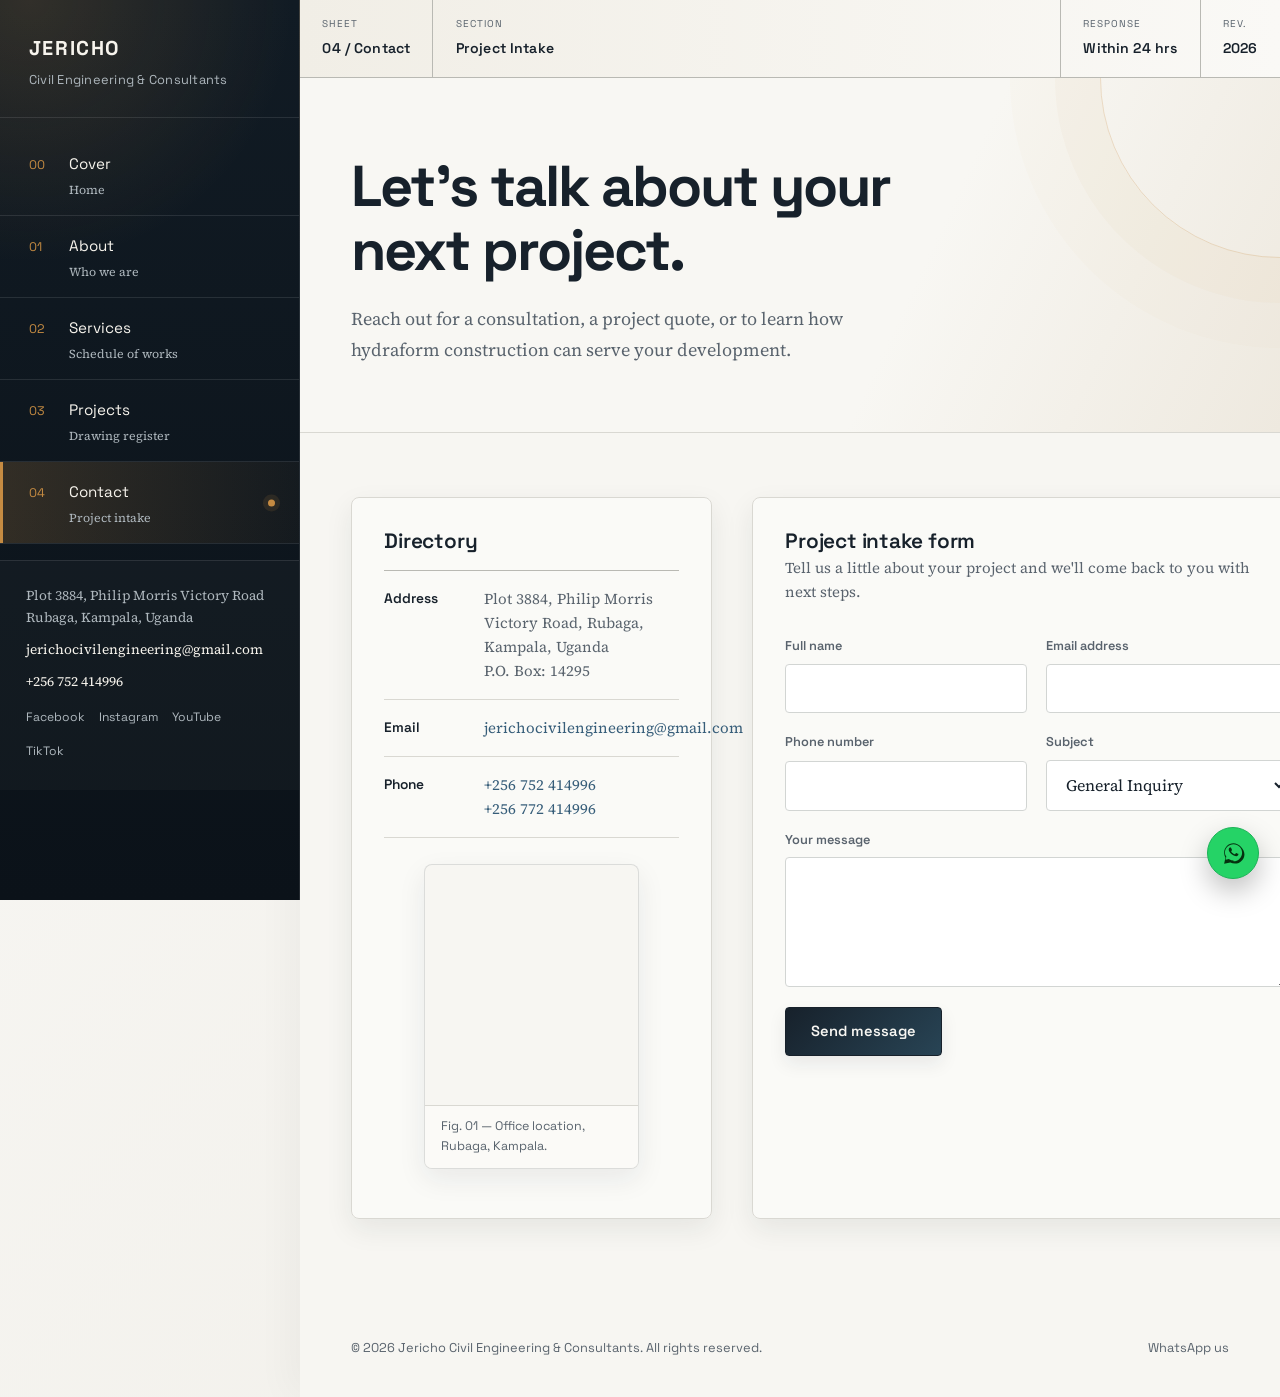
<file: contact.html>
<!DOCTYPE html>
<html lang="en">
<head>
<meta charset="UTF-8">
<meta name="viewport" content="width=device-width, initial-scale=1.0">
<title>Contact Us | Jericho Civil Engineering &amp; Consultants</title>
<meta name="description" content="Contact Jericho Civil Engineering &amp; Consultants in Rubaga, Kampala for a consultation, project quote, or hydraform construction enquiry.">
<link rel="preconnect" href="https://fonts.googleapis.com">
<link rel="preconnect" href="https://fonts.gstatic.com" crossorigin>
<link href="https://fonts.googleapis.com/css2?family=Space+Grotesk:wght@500;600;700&family=Source+Serif+4:opsz,wght@8..60,400;8..60,600&display=swap" rel="stylesheet">
<link rel="stylesheet" href="styles.css">
</head>
<body>
<div class="app-shell">

  <aside class="rail" id="rail">
    <div class="rail-bar">
      <span class="rail-bar-brand"><span class="mark">JERICHO</span> CIVIL ENGINEERING</span>
      <button class="drawer-toggle" id="drawer-toggle" aria-label="Toggle menu" aria-expanded="false" aria-controls="rail"><span></span></button>
    </div>
    <div class="rail-brand">
      <span class="mark">JERICHO</span>
      <span class="sub">Civil Engineering &amp; Consultants</span>
    </div>
    <nav aria-label="Drawing set">
      <ul class="sheet-index">
        <li><a href="index.html"><span class="code">00</span><span><span class="name">Cover</span><span class="desc">Home</span></span></a></li>
        <li><a href="about.html"><span class="code">01</span><span><span class="name">About</span><span class="desc">Who we are</span></span></a></li>
        <li><a href="services.html"><span class="code">02</span><span><span class="name">Services</span><span class="desc">Schedule of works</span></span></a></li>
        <li><a href="projects.html"><span class="code">03</span><span><span class="name">Projects</span><span class="desc">Drawing register</span></span></a></li>
        <li><a href="contact.html" aria-current="page"><span class="code">04</span><span><span class="name">Contact</span><span class="desc">Project intake</span></span></a></li>
      </ul>
    </nav>
    <div class="rail-contact">
      <span>Plot 3884, Philip Morris Victory Road<br>Rubaga, Kampala, Uganda</span>
      <a href="mailto:jerichocivilengineering@gmail.com">jerichocivilengineering@gmail.com</a>
      <a href="tel:+256752414996">+256 752 414996</a>
      <div class="rail-social">
        <a href="https://facebook.com/jerichocivilengineers">Facebook</a>
        <a href="https://instagram.com/jerichocivilengineers">Instagram</a>
        <a href="https://youtube.com/@jerichocivilengineers">YouTube</a>
        <a href="https://tiktok.com/@jerichocivilengineers">TikTok</a>
      </div>
    </div>
  </aside>

  <div class="sheet-canvas">

    <div class="titleblock">
      <div class="tb-cell"><span class="tb-label">Sheet</span><span class="tb-value">04 / Contact</span></div>
      <div class="tb-cell"><span class="tb-label">Section</span><span class="tb-value">Project Intake</span></div>
      <div class="tb-cell"><span class="tb-label">Response</span><span class="tb-value">Within 24 hrs</span></div>
      <div class="tb-cell"><span class="tb-label">Rev.</span><span class="tb-value">2026</span></div>
    </div>

    <section class="cover">
      <h1>Let's talk about your next project.</h1>
      <p class="lede">Reach out for a consultation, a project quote, or to learn how hydraform construction can serve your development.</p>
    </section>

    <section class="block" style="border-bottom:none;">
      <div class="contact-columns">

        <div class="contact-left">
          <h2 style="font-size:1.3rem; margin-bottom:0.6rem;">Directory</h2>
          <dl class="directory">
            <div class="row"><dt>Address</dt><dd>Plot 3884, Philip Morris Victory Road, Rubaga, Kampala, Uganda<br>P.O. Box: 14295</dd></div>
            <div class="row"><dt>Email</dt><dd><a href="mailto:jerichocivilengineering@gmail.com">jerichocivilengineering@gmail.com</a></dd></div>
            <div class="row"><dt>Phone</dt><dd><a href="tel:+256752414996">+256 752 414996</a><br><a href="tel:+256772414996">+256 772 414996</a></dd></div>
          </dl>
          <figure class="plate map-plate">
            <iframe src="https://www.google.com/maps/embed?pb=!1m18!1m12!1m3!1d15959.049443588975!2d32.551608!3d0.301292!2m3!1f0!2f0!3f0!3m2!1i1024!2i768!4f13.1!3m3!1m2!1s0x177dbce31f5f24f5%3A0x6bba8cdec6e8a05c!2sRubaga%2C%20Kampala%2C%20Uganda!5e0!3m2!1sen!2sus!4v1700000000000!5m2!1sen!2sus" loading="lazy" referrerpolicy="no-referrer-when-downgrade" title="Map showing Jericho Civil Engineering office in Rubaga, Kampala"></iframe>
            <figcaption>Fig. 01 — Office location, Rubaga, Kampala.</figcaption>
          </figure>
        </div>

        <div class="contact-right">
          <h2 style="font-size:1.3rem; margin-bottom:0.2rem;">Project intake form</h2>
          <p style="color:var(--ink-soft); font-size:0.94rem;">Tell us a little about your project and we'll come back to you with next steps.</p>
          <form id="contact-form" class="intake-form" novalidate>
            <div class="form-row two">
              <div class="field-group">
                <label for="name">Full name</label>
                <input type="text" id="name" name="name" autocomplete="name" required>
              </div>
              <div class="field-group">
                <label for="email">Email address</label>
                <input type="email" id="email" name="email" autocomplete="email" required>
              </div>
            </div>
            <div class="form-row two">
              <div class="field-group">
                <label for="phone">Phone number</label>
                <input type="tel" id="phone" name="phone" autocomplete="tel">
              </div>
              <div class="field-group">
                <label for="subject">Subject</label>
                <select id="subject" name="subject">
                  <option>General Inquiry</option>
                  <option>Request a Consultation</option>
                  <option>Discuss a Project</option>
                  <option>Other</option>
                </select>
              </div>
            </div>
            <div class="field-group">
              <label for="message">Your message</label>
              <textarea id="message" name="message" required></textarea>
            </div>
            <button type="submit" class="btn btn-primary">Send message</button>
          </form>
          <div class="form-success" id="form-success">
            <strong>Message sent!</strong>
            Thank you for reaching out. We have received your message and will get back to you shortly.
          </div>
        </div>

      </div>
    </section>

    <div class="sheet-footer">
      <span>&copy; 2026 Jericho Civil Engineering &amp; Consultants. All rights reserved.</span>
      <a href="https://wa.me/256752414996">WhatsApp us</a>
    </div>

  </div>
</div>

<a class="whatsapp-fab" href="https://wa.me/256752414996" aria-label="Chat with us on WhatsApp" target="_blank" rel="noopener">
  <svg viewBox="0 0 32 32" fill="currentColor" aria-hidden="true"><path d="M16 3C9.4 3 4 8.4 4 15c0 2.3.6 4.4 1.7 6.3L4 29l7.9-1.6c1.8.9 3.9 1.5 6.1 1.5 6.6 0 12-5.4 12-12S22.6 3 16 3zm0 21.8c-2 0-3.9-.5-5.5-1.5l-.4-.2-4.2.9.9-4.1-.3-.4C5.5 17.9 5 16.5 5 15c0-6 4.9-11 11-11s11 4.9 11 11-4.9 11-11 11zm5.9-8.2c-.3-.2-1.9-1-2.2-1.1-.3-.1-.5-.2-.7.2-.2.3-.8 1.1-1 1.3-.2.2-.4.2-.7.1-.3-.2-1.3-.5-2.5-1.6-.9-.8-1.5-1.8-1.7-2.1-.2-.3 0-.5.1-.6.1-.1.3-.4.5-.5.2-.2.2-.3.3-.5.1-.2 0-.4 0-.6-.1-.2-.7-1.7-1-2.3-.2-.6-.5-.5-.7-.5h-.6c-.2 0-.5.1-.8.4-.3.3-1 1-1 2.4s1.1 2.8 1.2 3c.1.2 2.1 3.3 5.2 4.5.7.3 1.3.5 1.7.6.7.2 1.4.2 1.9.1.6-.1 1.9-.8 2.1-1.5.3-.7.3-1.4.2-1.5-.1-.1-.3-.2-.6-.4z"/></svg>
</a>

<script src="script.js"></script>
</body>
</html>
</file>
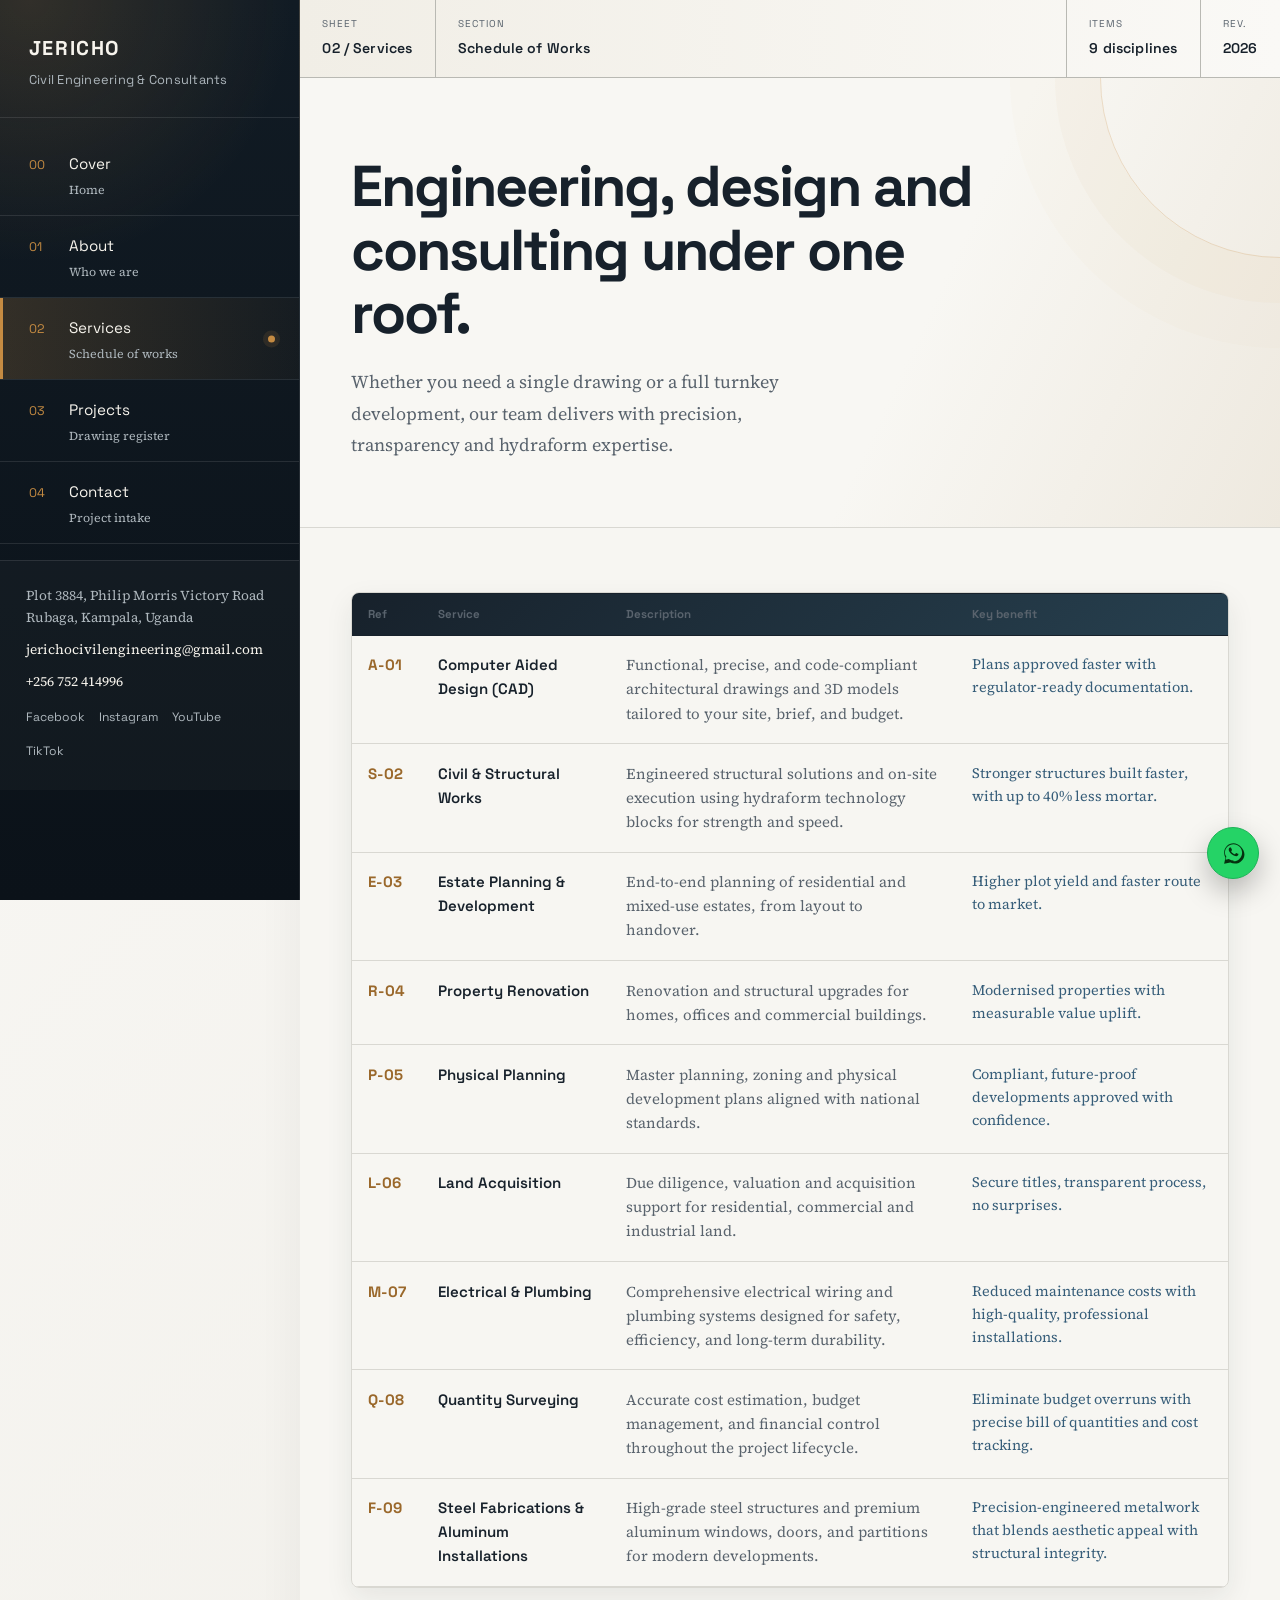
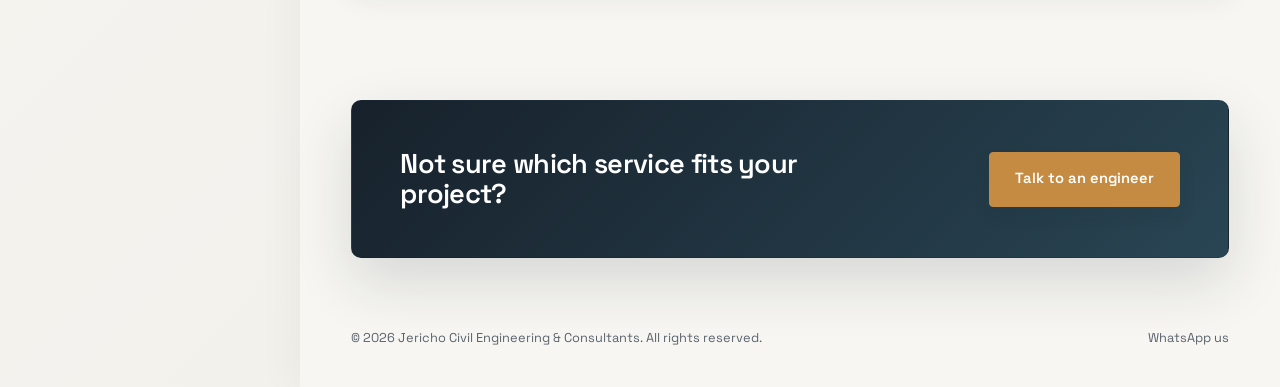
<file: services.html>
<!DOCTYPE html>
<html lang="en">
<head>
<meta charset="UTF-8">
<meta name="viewport" content="width=device-width, initial-scale=1.0">
<title>Services | Jericho Civil Engineering &amp; Consultants</title>
<meta name="description" content="CAD design, civil &amp; structural works, estate planning, renovation, electrical &amp; plumbing, quantity surveying and steel &amp; aluminum works.">
<link rel="preconnect" href="https://fonts.googleapis.com">
<link rel="preconnect" href="https://fonts.gstatic.com" crossorigin>
<link href="https://fonts.googleapis.com/css2?family=Space+Grotesk:wght@500;600;700&family=Source+Serif+4:opsz,wght@8..60,400;8..60,600&display=swap" rel="stylesheet">
<link rel="stylesheet" href="styles.css">
</head>
<body>
<div class="app-shell">

  <aside class="rail" id="rail">
    <div class="rail-bar">
      <span class="rail-bar-brand"><span class="mark">JERICHO</span> CIVIL ENGINEERING</span>
      <button class="drawer-toggle" id="drawer-toggle" aria-label="Toggle menu" aria-expanded="false" aria-controls="rail"><span></span></button>
    </div>
    <div class="rail-brand">
      <span class="mark">JERICHO</span>
      <span class="sub">Civil Engineering &amp; Consultants</span>
    </div>
    <nav aria-label="Drawing set">
      <ul class="sheet-index">
        <li><a href="index.html"><span class="code">00</span><span><span class="name">Cover</span><span class="desc">Home</span></span></a></li>
        <li><a href="about.html"><span class="code">01</span><span><span class="name">About</span><span class="desc">Who we are</span></span></a></li>
        <li><a href="services.html" aria-current="page"><span class="code">02</span><span><span class="name">Services</span><span class="desc">Schedule of works</span></span></a></li>
        <li><a href="projects.html"><span class="code">03</span><span><span class="name">Projects</span><span class="desc">Drawing register</span></span></a></li>
        <li><a href="contact.html"><span class="code">04</span><span><span class="name">Contact</span><span class="desc">Project intake</span></span></a></li>
      </ul>
    </nav>
    <div class="rail-contact">
      <span>Plot 3884, Philip Morris Victory Road<br>Rubaga, Kampala, Uganda</span>
      <a href="mailto:jerichocivilengineering@gmail.com">jerichocivilengineering@gmail.com</a>
      <a href="tel:+256752414996">+256 752 414996</a>
      <div class="rail-social">
        <a href="https://facebook.com/jerichocivilengineers">Facebook</a>
        <a href="https://instagram.com/jerichocivilengineers">Instagram</a>
        <a href="https://youtube.com/@jerichocivilengineers">YouTube</a>
        <a href="https://tiktok.com/@jerichocivilengineers">TikTok</a>
      </div>
    </div>
  </aside>

  <div class="sheet-canvas">

    <div class="titleblock">
      <div class="tb-cell"><span class="tb-label">Sheet</span><span class="tb-value">02 / Services</span></div>
      <div class="tb-cell"><span class="tb-label">Section</span><span class="tb-value">Schedule of Works</span></div>
      <div class="tb-cell"><span class="tb-label">Items</span><span class="tb-value">9 disciplines</span></div>
      <div class="tb-cell"><span class="tb-label">Rev.</span><span class="tb-value">2026</span></div>
    </div>

    <section class="cover">
      <h1>Engineering, design and consulting under one roof.</h1>
      <p class="lede">Whether you need a single drawing or a full turnkey development, our team delivers with precision, transparency and hydraform expertise.</p>
    </section>

    <section class="block" style="border-bottom:none;">
      <table class="schedule">
        <thead>
          <tr><th>Ref</th><th>Service</th><th>Description</th><th>Key benefit</th></tr>
        </thead>
        <tbody>
          <tr>
            <td class="ref">A&#8209;01</td>
            <td class="svc-name">Computer Aided Design (CAD)</td>
            <td class="desc-cell">Functional, precise, and code-compliant architectural drawings and 3D models tailored to your site, brief, and budget.</td>
            <td class="benefit-cell">Plans approved faster with regulator-ready documentation.</td>
          </tr>
          <tr>
            <td class="ref">S&#8209;02</td>
            <td class="svc-name">Civil &amp; Structural Works</td>
            <td class="desc-cell">Engineered structural solutions and on-site execution using hydraform technology blocks for strength and speed.</td>
            <td class="benefit-cell">Stronger structures built faster, with up to 40% less mortar.</td>
          </tr>
          <tr>
            <td class="ref">E&#8209;03</td>
            <td class="svc-name">Estate Planning &amp; Development</td>
            <td class="desc-cell">End-to-end planning of residential and mixed-use estates, from layout to handover.</td>
            <td class="benefit-cell">Higher plot yield and faster route to market.</td>
          </tr>
          <tr>
            <td class="ref">R&#8209;04</td>
            <td class="svc-name">Property Renovation</td>
            <td class="desc-cell">Renovation and structural upgrades for homes, offices and commercial buildings.</td>
            <td class="benefit-cell">Modernised properties with measurable value uplift.</td>
          </tr>
          <tr>
            <td class="ref">P&#8209;05</td>
            <td class="svc-name">Physical Planning</td>
            <td class="desc-cell">Master planning, zoning and physical development plans aligned with national standards.</td>
            <td class="benefit-cell">Compliant, future-proof developments approved with confidence.</td>
          </tr>
          <tr>
            <td class="ref">L&#8209;06</td>
            <td class="svc-name">Land Acquisition</td>
            <td class="desc-cell">Due diligence, valuation and acquisition support for residential, commercial and industrial land.</td>
            <td class="benefit-cell">Secure titles, transparent process, no surprises.</td>
          </tr>
          <tr>
            <td class="ref">M&#8209;07</td>
            <td class="svc-name">Electrical &amp; Plumbing</td>
            <td class="desc-cell">Comprehensive electrical wiring and plumbing systems designed for safety, efficiency, and long-term durability.</td>
            <td class="benefit-cell">Reduced maintenance costs with high-quality, professional installations.</td>
          </tr>
          <tr>
            <td class="ref">Q&#8209;08</td>
            <td class="svc-name">Quantity Surveying</td>
            <td class="desc-cell">Accurate cost estimation, budget management, and financial control throughout the project lifecycle.</td>
            <td class="benefit-cell">Eliminate budget overruns with precise bill of quantities and cost tracking.</td>
          </tr>
          <tr>
            <td class="ref">F&#8209;09</td>
            <td class="svc-name">Steel Fabrications &amp; Aluminum Installations</td>
            <td class="desc-cell">High-grade steel structures and premium aluminum windows, doors, and partitions for modern developments.</td>
            <td class="benefit-cell">Precision-engineered metalwork that blends aesthetic appeal with structural integrity.</td>
          </tr>
        </tbody>
      </table>

      <div class="schedule-stack">
        <div class="s-row"><span class="ref">A&#8209;01</span><div class="svc-name">Computer Aided Design (CAD)</div><p>Functional, precise, and code-compliant architectural drawings and 3D models tailored to your site, brief, and budget.</p><div class="benefit">Plans approved faster with regulator-ready documentation.</div></div>
        <div class="s-row"><span class="ref">S&#8209;02</span><div class="svc-name">Civil &amp; Structural Works</div><p>Engineered structural solutions and on-site execution using hydraform technology blocks for strength and speed.</p><div class="benefit">Stronger structures built faster, with up to 40% less mortar.</div></div>
        <div class="s-row"><span class="ref">E&#8209;03</span><div class="svc-name">Estate Planning &amp; Development</div><p>End-to-end planning of residential and mixed-use estates, from layout to handover.</p><div class="benefit">Higher plot yield and faster route to market.</div></div>
        <div class="s-row"><span class="ref">R&#8209;04</span><div class="svc-name">Property Renovation</div><p>Renovation and structural upgrades for homes, offices and commercial buildings.</p><div class="benefit">Modernised properties with measurable value uplift.</div></div>
        <div class="s-row"><span class="ref">P&#8209;05</span><div class="svc-name">Physical Planning</div><p>Master planning, zoning and physical development plans aligned with national standards.</p><div class="benefit">Compliant, future-proof developments approved with confidence.</div></div>
        <div class="s-row"><span class="ref">L&#8209;06</span><div class="svc-name">Land Acquisition</div><p>Due diligence, valuation and acquisition support for residential, commercial and industrial land.</p><div class="benefit">Secure titles, transparent process, no surprises.</div></div>
        <div class="s-row"><span class="ref">M&#8209;07</span><div class="svc-name">Electrical &amp; Plumbing</div><p>Comprehensive electrical wiring and plumbing systems designed for safety, efficiency, and long-term durability.</p><div class="benefit">Reduced maintenance costs with high-quality, professional installations.</div></div>
        <div class="s-row"><span class="ref">Q&#8209;08</span><div class="svc-name">Quantity Surveying</div><p>Accurate cost estimation, budget management, and financial control throughout the project lifecycle.</p><div class="benefit">Eliminate budget overruns with precise bill of quantities and cost tracking.</div></div>
        <div class="s-row"><span class="ref">F&#8209;09</span><div class="svc-name">Steel Fabrications &amp; Aluminum Installations</div><p>High-grade steel structures and premium aluminum windows, doors, and partitions for modern developments.</p><div class="benefit">Precision-engineered metalwork that blends aesthetic appeal with structural integrity.</div></div>
      </div>
    </section>

    <div class="signoff">
      <h2>Not sure which service fits your project?</h2>
      <a class="btn btn-primary" href="contact.html">Talk to an engineer</a>
    </div>

    <div class="sheet-footer">
      <span>&copy; 2026 Jericho Civil Engineering &amp; Consultants. All rights reserved.</span>
      <a href="https://wa.me/256752414996">WhatsApp us</a>
    </div>

  </div>
</div>

<a class="whatsapp-fab" href="https://wa.me/256752414996" aria-label="Chat with us on WhatsApp" target="_blank" rel="noopener">
  <svg viewBox="0 0 32 32" fill="currentColor" aria-hidden="true"><path d="M16 3C9.4 3 4 8.4 4 15c0 2.3.6 4.4 1.7 6.3L4 29l7.9-1.6c1.8.9 3.9 1.5 6.1 1.5 6.6 0 12-5.4 12-12S22.6 3 16 3zm0 21.8c-2 0-3.9-.5-5.5-1.5l-.4-.2-4.2.9.9-4.1-.3-.4C5.5 17.9 5 16.5 5 15c0-6 4.9-11 11-11s11 4.9 11 11-4.9 11-11 11zm5.9-8.2c-.3-.2-1.9-1-2.2-1.1-.3-.1-.5-.2-.7.2-.2.3-.8 1.1-1 1.3-.2.2-.4.2-.7.1-.3-.2-1.3-.5-2.5-1.6-.9-.8-1.5-1.8-1.7-2.1-.2-.3 0-.5.1-.6.1-.1.3-.4.5-.5.2-.2.2-.3.3-.5.1-.2 0-.4 0-.6-.1-.2-.7-1.7-1-2.3-.2-.6-.5-.5-.7-.5h-.6c-.2 0-.5.1-.8.4-.3.3-1 1-1 2.4s1.1 2.8 1.2 3c.1.2 2.1 3.3 5.2 4.5.7.3 1.3.5 1.7.6.7.2 1.4.2 1.9.1.6-.1 1.9-.8 2.1-1.5.3-.7.3-1.4.2-1.5-.1-.1-.3-.2-.6-.4z"/></svg>
</a>

<script src="script.js"></script>
</body>
</html>
</file>
<file: styles.css>
/* ==========================================================================
   Jericho Civil Engineering & Consultants
   Concept: the site is structured like a drawing set — a fixed sidebar
   index of "sheets", each page opening with a title block, services shown
   as a specification schedule, projects as a drawing register.
   ========================================================================== */

:root {
  --rail: #19170f;
  --rail-line: #37332a;
  --rail-text: #e9e6de;
  --rail-text-dim: #a49c85;

  --paper: #f2f0ea;
  --paper-dim: #e8e4da;
  --ink: #201e1a;
  --ink-soft: #514c3e;
  --line: #cdc7b6;
  --line-strong: #a49c85;

  --earth: #a9713b;
  --earth-dark: #85592d;
  --steel: #2b4a6b;

  --font-display: "Space Grotesk", "Helvetica Neue", Arial, sans-serif;
  --font-body: "Source Serif 4", Georgia, "Times New Roman", serif;

  --rail-width: 300px;
  --gutter: clamp(1.25rem, 4vw, 3.4rem);
}

*, *::before, *::after { box-sizing: border-box; }

@media (prefers-reduced-motion: reduce) {
  *, *::before, *::after {
    animation-duration: 0.001ms !important;
    animation-iteration-count: 1 !important;
    transition-duration: 0.001ms !important;
    scroll-behavior: auto !important;
  }
}

html { scroll-behavior: smooth; }

body {
  margin: 0;
  background: var(--paper);
  color: var(--ink);
  font-family: var(--font-body);
  font-size: 17px;
  line-height: 1.6;
  -webkit-font-smoothing: antialiased;
}

img { max-width: 100%; display: block; }
a { color: inherit; text-decoration: none; }

h1, h2, h3, h4 {
  font-family: var(--font-display);
  font-weight: 600;
  line-height: 1.1;
  margin: 0;
  letter-spacing: -0.01em;
}

p { margin: 0 0 1em; max-width: 62ch; }

:focus-visible { outline: 2px solid var(--steel); outline-offset: 3px; }

.visually-hidden {
  position: absolute; width: 1px; height: 1px; overflow: hidden;
  clip: rect(0 0 0 0); white-space: nowrap;
}

/* ---------- shell ---------- */
.app-shell {
  display: grid;
  grid-template-columns: var(--rail-width) 1fr;
  min-height: 100vh;
}

/* ---------- rail (sheet index) ---------- */
.rail {
  background: var(--rail);
  color: var(--rail-text);
  position: sticky;
  top: 0;
  height: 100vh;
  overflow-y: auto;
  display: flex;
  flex-direction: column;
  border-right: 1px solid var(--rail-line);
}

.rail-bar {
  display: none;
}

.rail-brand {
  padding: 1.7rem 1.6rem 1.4rem;
  border-bottom: 1px solid var(--rail-line);
}
.rail-brand .mark {
  font-family: var(--font-display);
  font-weight: 700;
  font-size: 1.05rem;
  letter-spacing: 0.01em;
  color: var(--rail-text);
}
.rail-brand .sub {
  display: block;
  margin-top: 0.35rem;
  font-size: 0.78rem;
  color: var(--rail-text-dim);
  font-family: var(--font-display);
}

.sheet-index {
  list-style: none;
  margin: 0;
  padding: 0.6rem 0;
  flex: 1;
}
.sheet-index li { border-bottom: 1px solid var(--rail-line); }
.sheet-index a {
  display: flex;
  gap: 0.9rem;
  align-items: baseline;
  padding: 0.95rem 1.6rem;
  transition: background 0.15s ease, border-color 0.15s ease;
  border-left: 3px solid transparent;
}
.sheet-index a:hover { background: rgba(233,230,222,0.05); }
.sheet-index a[aria-current="page"] {
  background: rgba(169,113,59,0.14);
  border-left-color: var(--earth);
}
.sheet-index .code {
  font-family: var(--font-display);
  font-size: 0.78rem;
  color: var(--earth);
  flex-shrink: 0;
  width: 1.6rem;
}
.sheet-index .name {
  font-family: var(--font-display);
  font-size: 0.95rem;
  color: var(--rail-text);
}
.sheet-index .desc {
  display: block;
  font-size: 0.76rem;
  color: var(--rail-text-dim);
  margin-top: 0.15rem;
  font-family: var(--font-body);
}

.rail-contact {
  padding: 1.5rem 1.6rem 1.8rem;
  border-top: 1px solid var(--rail-line);
  font-size: 0.85rem;
  color: var(--rail-text-dim);
  display: grid;
  gap: 0.65rem;
}
.rail-contact a { color: var(--rail-text); }
.rail-contact a:hover { color: var(--earth); }
.rail-contact .rail-social {
  display: flex;
  gap: 0.9rem;
  margin-top: 0.3rem;
  flex-wrap: wrap;
}
.rail-contact .rail-social a {
  font-family: var(--font-display);
  font-size: 0.76rem;
  color: var(--rail-text-dim);
}
.rail-contact .rail-social a:hover { color: var(--earth); }

.drawer-toggle {
  display: none;
}

/* ---------- canvas (content column) ---------- */
.sheet-canvas { min-width: 0; }

/* ---------- title block ---------- */
.titleblock {
  display: grid;
  grid-template-columns: auto 1fr auto auto;
  border-bottom: 1px solid var(--ink);
  background: var(--paper-dim);
}
.titleblock .tb-cell {
  padding: 0.85rem 1.4rem;
  border-right: 1px solid var(--line-strong);
}
.titleblock .tb-cell:last-child { border-right: none; }
.titleblock .tb-label {
  display: block;
  font-family: var(--font-display);
  font-size: 0.66rem;
  letter-spacing: 0.03em;
  color: var(--ink-soft);
  margin-bottom: 0.15rem;
}
.titleblock .tb-value {
  font-family: var(--font-display);
  font-size: 0.88rem;
  font-weight: 600;
  color: var(--ink);
}

/* ---------- cover / page intro ---------- */
.cover {
  padding: clamp(2.6rem, 6vw, 5rem) var(--gutter) clamp(2rem, 5vw, 3rem);
  border-bottom: 1px solid var(--line);
}
.cover h1 {
  font-size: clamp(2.1rem, 4.6vw, 3.6rem);
  max-width: 17ch;
}
.cover .lede {
  margin-top: 1.3rem;
  max-width: 55ch;
  font-size: 1.1rem;
  color: var(--ink-soft);
}
.cover-actions {
  margin-top: 2rem;
  display: flex;
  flex-wrap: wrap;
  gap: 1rem;
}

/* ---------- buttons ---------- */
.btn {
  display: inline-block;
  font-family: var(--font-display);
  font-weight: 600;
  font-size: 0.92rem;
  padding: 0.82rem 1.5rem;
  border: 1px solid var(--ink);
  cursor: pointer;
  background: transparent;
  color: var(--ink);
  transition: background 0.15s ease, color 0.15s ease, border-color 0.15s ease;
}
.btn-primary { background: var(--ink); color: var(--paper); }
.btn-primary:hover { background: var(--steel); border-color: var(--steel); }
.btn-outline:hover { background: var(--ink); color: var(--paper); }
.btn-earth { background: var(--earth); color: #fff; border-color: var(--earth); }
.btn-earth:hover { background: var(--earth-dark); border-color: var(--earth-dark); }

/* ---------- generic block padding ---------- */
.block {
  padding: clamp(2.4rem, 6vw, 4rem) var(--gutter);
  border-bottom: 1px solid var(--line);
}
.block-head { max-width: 60ch; margin-bottom: 2rem; }
.block-head h2 { font-size: clamp(1.5rem, 3vw, 2rem); }
.block-head p { margin-top: 0.7rem; color: var(--ink-soft); }

/* ---------- figure plate ---------- */
.plate { border: 1px solid var(--line-strong); background: var(--paper); }
.plate img { width: 100%; object-fit: cover; }
.plate figcaption {
  padding: 0.7rem 1rem;
  font-family: var(--font-display);
  font-size: 0.78rem;
  color: var(--ink-soft);
  border-top: 1px solid var(--line);
}

.figure-with-text {
  display: grid;
  grid-template-columns: 1.05fr 0.95fr;
  gap: clamp(2rem, 5vw, 3.5rem);
  align-items: start;
}
.figure-with-text.reverse .plate { order: 2; }
.figure-with-text .plate img { aspect-ratio: 4/3.3; }
.figure-with-text .text-col h2 { font-size: clamp(1.4rem, 2.8vw, 1.9rem); margin-bottom: 1rem; }
.figure-with-text .text-col p { color: var(--ink-soft); }

/* ---------- field / spec pairs ---------- */
.spec-strip {
  display: grid;
  grid-template-columns: repeat(4, 1fr);
  border-top: 1px solid var(--ink);
  border-bottom: 1px solid var(--ink);
}
.spec-strip .field { padding: 1.1rem 1.4rem; border-right: 1px solid var(--line); }
.spec-strip .field:last-child { border-right: none; }
.field-label {
  display: block;
  font-family: var(--font-display);
  font-size: 0.68rem;
  color: var(--earth-dark);
  margin-bottom: 0.3rem;
}
.field-value {
  font-family: var(--font-display);
  font-size: 0.94rem;
  font-weight: 600;
}

.spec-sheet { border-top: 1px solid var(--line-strong); margin-top: 1.6rem; }
.spec-sheet .row {
  display: grid;
  grid-template-columns: 40% 60%;
  border-bottom: 1px solid var(--line);
}
.spec-sheet dt {
  font-family: var(--font-display);
  font-size: 0.86rem;
  font-weight: 600;
  padding: 0.85rem 1rem 0.85rem 0;
  color: var(--ink);
}
.spec-sheet dd {
  margin: 0;
  padding: 0.85rem 0;
  font-size: 0.94rem;
  color: var(--ink-soft);
}

/* ---------- leader list (values) ---------- */
.leader-list { list-style: none; margin: 1.8rem 0 0; padding: 0; }
.leader-list li {
  display: flex;
  align-items: baseline;
  gap: 0.7rem;
  padding: 1rem 0;
  border-bottom: 1px solid var(--line);
}
.leader-list .term {
  font-family: var(--font-display);
  font-weight: 700;
  font-size: 1.02rem;
  white-space: nowrap;
}
.leader-list .rule {
  flex: 1;
  border-bottom: 1px dotted var(--line-strong);
  height: 0;
  transform: translateY(-0.35em);
}
.leader-list .desc { color: var(--ink-soft); font-size: 0.93rem; max-width: 42ch; }

/* ---------- schedule table (services) ---------- */
.schedule { width: 100%; border-collapse: collapse; }
.schedule thead th {
  text-align: left;
  font-family: var(--font-display);
  font-size: 0.72rem;
  color: var(--ink-soft);
  padding: 0.7rem 1rem;
  border-bottom: 1px solid var(--ink);
  border-top: 1px solid var(--ink);
}
.schedule tbody td {
  padding: 1.1rem 1rem;
  border-bottom: 1px solid var(--line);
  vertical-align: top;
  font-size: 0.94rem;
}
.schedule tbody tr:hover { background: var(--paper-dim); }
.schedule .ref { font-family: var(--font-display); font-weight: 700; color: var(--earth-dark); white-space: nowrap; }
.schedule .svc-name { font-family: var(--font-display); font-weight: 600; }
.schedule .desc-cell { color: var(--ink-soft); }
.schedule .benefit-cell { color: var(--steel); font-size: 0.9rem; }

/* mobile schedule -> stacked rows */
.schedule-stack { display: none; }

/* ---------- filmstrip (featured projects) ---------- */
.filmstrip {
  display: grid;
  grid-template-columns: repeat(3, 1fr);
  gap: 1.5rem;
}
.filmstrip .plate { display: block; }
.filmstrip figcaption .tag {
  display: block;
  font-family: var(--font-display);
  font-size: 0.72rem;
  color: var(--earth-dark);
  margin-bottom: 0.2rem;
}
.filmstrip figcaption .title { font-size: 0.96rem; color: var(--ink); font-weight: 600; }

/* ---------- register (projects page) ---------- */
.register-group { margin-bottom: clamp(2.2rem, 5vw, 3.2rem); }
.register-group-head {
  display: flex;
  align-items: baseline;
  gap: 0.9rem;
  padding: 0.9rem 0;
  border-bottom: 1px solid var(--ink);
  margin-bottom: 0.2rem;
}
.register-group-head h2 { font-size: 1.3rem; }
.status-tag {
  font-family: var(--font-display);
  font-size: 0.7rem;
  font-weight: 700;
  padding: 0.22rem 0.6rem;
  border: 1px solid currentColor;
}
.status-tag.ongoing { color: var(--steel); }
.status-tag.proposed { color: var(--earth-dark); }
.status-tag.completed { color: #3c6b3f; }

.register-row {
  display: grid;
  grid-template-columns: 160px 1fr;
  gap: 1.6rem;
  padding: 1.5rem 0;
  border-bottom: 1px solid var(--line);
}
.register-row .plate img { aspect-ratio: 4/3; }
.register-row .r-head {
  display: flex;
  align-items: baseline;
  gap: 0.8rem;
  flex-wrap: wrap;
  margin-bottom: 0.4rem;
}
.register-row .r-code {
  font-family: var(--font-display);
  font-size: 0.8rem;
  color: var(--earth-dark);
  font-weight: 700;
}
.register-row .r-loc {
  font-family: var(--font-display);
  font-size: 0.78rem;
  color: var(--ink-soft);
}
.register-row h3 { font-size: 1.15rem; margin-bottom: 0.4rem; }
.register-row p { color: var(--ink-soft); font-size: 0.94rem; margin: 0; }

/* ---------- sign-off (CTA) ---------- */
.signoff {
  padding: clamp(2.2rem, 5vw, 3.2rem) var(--gutter);
  border-top: 3px solid var(--earth);
  display: flex;
  align-items: center;
  justify-content: space-between;
  gap: 1.5rem;
  flex-wrap: wrap;
}
.signoff h2 { font-size: clamp(1.3rem, 2.6vw, 1.7rem); max-width: 26ch; }

/* ---------- closing sheet footer ---------- */
.sheet-footer {
  padding: 1.4rem var(--gutter) 2.4rem;
  display: flex;
  align-items: center;
  justify-content: space-between;
  flex-wrap: wrap;
  gap: 0.8rem;
  font-family: var(--font-display);
  font-size: 0.8rem;
  color: var(--ink-soft);
}
.sheet-footer a:hover { color: var(--earth-dark); }

/* ---------- contact page ---------- */
.contact-columns {
  display: grid;
  grid-template-columns: 0.85fr 1.15fr;
  gap: clamp(2rem, 5vw, 3.5rem);
}
.directory { border-top: 1px solid var(--line-strong); }
.directory .row { display: grid; grid-template-columns: 34% 66%; border-bottom: 1px solid var(--line); padding: 1rem 0; }
.directory dt { font-family: var(--font-display); font-size: 0.86rem; font-weight: 600; }
.directory dd { margin: 0; color: var(--ink-soft); font-size: 0.94rem; }
.directory dd a { color: var(--steel); }

.intake-form { margin-top: 2rem; }
.form-row { display: grid; gap: 1.2rem; }
.form-row.two { grid-template-columns: 1fr 1fr; }
.field-group { display: grid; gap: 0.45rem; margin-bottom: 1.2rem; }
.field-group label {
  font-family: var(--font-display);
  font-size: 0.8rem;
  font-weight: 600;
  color: var(--ink-soft);
}
.field-group input,
.field-group select,
.field-group textarea {
  font-family: var(--font-body);
  font-size: 1rem;
  padding: 0.78rem 0.9rem;
  border: 1px solid var(--line-strong);
  background: var(--paper);
  color: var(--ink);
}
.field-group input:focus,
.field-group select:focus,
.field-group textarea:focus { outline: 2px solid var(--steel); outline-offset: 1px; }
.field-group textarea { resize: vertical; min-height: 130px; }

.form-success {
  display: none;
  border: 1px solid #3c6b3f;
  background: #eaf1e9;
  color: #244a26;
  padding: 1.2rem 1.4rem;
  margin-top: 1.2rem;
  font-size: 0.94rem;
}
.form-success.show { display: block; }
.form-success strong { display: block; font-family: var(--font-display); margin-bottom: 0.3rem; }

.map-plate { margin-top: 1.6rem; }
.map-plate iframe { width: 100%; height: 240px; display: block; border: 0; }

.whatsapp-fab {
  position: fixed; right: 1.3rem; bottom: 1.3rem; z-index: 60;
  background: #25D366; color: #05310f;
  width: 52px; height: 52px;
  display: flex; align-items: center; justify-content: center;
  border: 1px solid #1cb257;
  box-shadow: 0 6px 18px rgba(0,0,0,0.25);
}
.whatsapp-fab svg { width: 25px; height: 25px; }

/* ---------- responsive ---------- */
@media (max-width: 1080px) {
  .filmstrip { grid-template-columns: repeat(2, 1fr); }
  .spec-strip { grid-template-columns: repeat(2, 1fr); }
  .spec-strip .field:nth-child(2) { border-right: none; }
}

@media (max-width: 900px) {
  .app-shell { grid-template-columns: 1fr; }
  .rail {
    position: sticky;
    top: 0;
    height: auto;
    flex-direction: row;
    align-items: center;
    justify-content: space-between;
    z-index: 70;
  }
  .rail-bar {
    display: flex;
    align-items: center;
    justify-content: space-between;
    width: 100%;
    padding: 0.9rem 1.2rem;
  }
  .rail-brand, .sheet-index, .rail-contact { display: none; }
  .drawer-toggle {
    display: block;
    background: none;
    border: 1px solid var(--rail-text-dim);
    color: var(--rail-text);
    width: 42px; height: 38px;
    position: relative;
    cursor: pointer;
  }
  .drawer-toggle span, .drawer-toggle span::before, .drawer-toggle span::after {
    content: ""; position: absolute; left: 9px; right: 9px; height: 2px;
    background: var(--rail-text); transition: transform 0.2s ease, opacity 0.2s ease;
  }
  .drawer-toggle span { top: 18px; }
  .drawer-toggle span::before { top: -7px; }
  .drawer-toggle span::after { top: 7px; }
  .drawer-toggle[aria-expanded="true"] span { background: transparent; }
  .drawer-toggle[aria-expanded="true"] span::before { transform: translateY(7px) rotate(45deg); }
  .drawer-toggle[aria-expanded="true"] span::after { transform: translateY(-7px) rotate(-45deg); }

  .rail-bar-brand { font-family: var(--font-display); font-weight: 700; color: var(--rail-text); font-size: 1rem; }
  .rail-bar-brand .mark { color: var(--earth); }

  .rail.drawer-open .rail-brand,
  .rail.drawer-open .sheet-index,
  .rail.drawer-open .rail-contact {
    display: block;
    width: 100%;
  }
  .rail.drawer-open {
    flex-direction: column;
    align-items: stretch;
    max-height: 100vh;
    overflow-y: auto;
  }

  .titleblock { grid-template-columns: 1fr 1fr; }
  .titleblock .tb-cell:nth-child(3) { border-right: none; }
  .titleblock .tb-cell:nth-child(4) { display: none; }

  .figure-with-text, .figure-with-text.reverse { grid-template-columns: 1fr; }
  .figure-with-text .plate { order: -1 !important; }

  .filmstrip { grid-template-columns: 1fr; }
  .spec-strip { grid-template-columns: 1fr 1fr; }
  .spec-sheet .row, .directory .row { grid-template-columns: 1fr; gap: 0.2rem; }

  .schedule { display: none; }
  .schedule-stack { display: block; }
  .schedule-stack .s-row { border-bottom: 1px solid var(--line); padding: 1.2rem 0; }
  .schedule-stack .ref { font-family: var(--font-display); font-weight: 700; color: var(--earth-dark); font-size: 0.8rem; }
  .schedule-stack .svc-name { font-family: var(--font-display); font-weight: 600; font-size: 1.02rem; margin-top: 0.3rem; }
  .schedule-stack p { margin-top: 0.5rem; font-size: 0.92rem; color: var(--ink-soft); }
  .schedule-stack .benefit { margin-top: 0.4rem; font-size: 0.88rem; color: var(--steel); }

  .register-row { grid-template-columns: 1fr; }

  .contact-columns { grid-template-columns: 1fr; }

  .signoff { flex-direction: column; align-items: flex-start; }
}

@media (max-width: 560px) {
  .form-row.two { grid-template-columns: 1fr; }
}


/* ========================================================================== 
   Premium visual enhancement — refined construction consultancy identity
   ========================================================================== */
:root {
  --paper: #f7f6f2;
  --paper-dim: #eeece6;
  --ink: #17212b;
  --ink-soft: #59636d;
  --line: #d9d8d2;
  --line-strong: #b9b9b3;
  --rail: #101820;
  --rail-line: rgba(255,255,255,.10);
  --rail-text: #f7f4ed;
  --rail-text-dim: #aeb7bd;
  --earth: #c58b42;
  --earth-dark: #9a682b;
  --steel: #365d79;
  --shadow-sm: 0 10px 28px rgba(23,33,43,.08);
  --shadow-lg: 0 24px 60px rgba(23,33,43,.14);
}

body {
  background: linear-gradient(135deg, #f9f8f5 0%, #f0eee8 100%);
}

.sheet-canvas { background: var(--paper); box-shadow: -12px 0 35px rgba(0,0,0,.035); }

.rail {
  background:
    radial-gradient(circle at 10% 0%, rgba(197,139,66,.18), transparent 28%),
    linear-gradient(180deg, #111b24 0%, #0b1219 100%);
}

.rail-brand { padding: 2rem 1.8rem 1.7rem; }
.rail-brand .mark { font-size: 1.25rem; letter-spacing: .08em; }
.rail-brand .sub { font-size: .8rem; letter-spacing: .02em; }
.sheet-index { padding: 1rem 0; }
.sheet-index a { padding: 1rem 1.6rem; position: relative; }
.sheet-index a:hover { background: rgba(255,255,255,.055); transform: translateX(3px); }
.sheet-index a[aria-current="page"] {
  background: linear-gradient(90deg, rgba(197,139,66,.20), rgba(197,139,66,.04));
}
.sheet-index a[aria-current="page"]::after {
  content: ""; width: 7px; height: 7px; border-radius: 50%;
  background: var(--earth); position: absolute; right: 1.5rem; top: 50%; transform: translateY(-50%);
  box-shadow: 0 0 0 5px rgba(197,139,66,.12);
}
.rail-contact { background: rgba(255,255,255,.025); }

.titleblock {
  background: linear-gradient(90deg, #f1eee6, #faf9f6);
  border-bottom: 1px solid var(--line-strong);
}
.titleblock .tb-cell { padding: 1rem 1.4rem; }
.titleblock .tb-label { text-transform: uppercase; letter-spacing: .1em; font-size: .62rem; }
.titleblock .tb-value { letter-spacing: .01em; }

.cover {
  position: relative; overflow: hidden;
  background: linear-gradient(115deg, #f8f7f3 0%, #f8f7f3 62%, #eee9df 100%);
}
.cover::before {
  content: ""; position: absolute; width: 360px; height: 360px; border: 1px solid rgba(197,139,66,.25);
  border-radius: 50%; right: -180px; top: -180px; box-shadow: 0 0 0 45px rgba(197,139,66,.035), 0 0 0 90px rgba(197,139,66,.02);
}
.cover h1 { position: relative; font-weight: 700; letter-spacing: -.035em; max-width: 18ch; }
.cover .lede { position: relative; font-size: 1.13rem; line-height: 1.75; }

.block { position: relative; }
.block-head h2, .text-col h2, .signoff h2 { letter-spacing: -.025em; }

.plate {
  border: 1px solid rgba(23,33,43,.12);
  border-radius: 8px;
  overflow: hidden;
  box-shadow: var(--shadow-sm);
  transition: transform .3s ease, box-shadow .3s ease;
}
.plate:hover { transform: translateY(-4px); box-shadow: var(--shadow-lg); }
.plate img { transition: transform .5s ease; }
.plate:hover img { transform: scale(1.025); }
.plate figcaption { background: #fbfaf7; }

.btn {
  border-radius: 4px;
  padding: .92rem 1.55rem;
  box-shadow: 0 8px 18px rgba(23,33,43,.08);
  transform: translateY(0);
  transition: transform .2s ease, box-shadow .2s ease, background .2s ease, color .2s ease, border-color .2s ease;
}
.btn:hover { transform: translateY(-2px); box-shadow: 0 12px 25px rgba(23,33,43,.14); }
.btn-primary { background: linear-gradient(135deg, #17212b, #284455); }
.btn-primary:hover { background: linear-gradient(135deg, #284455, #365d79); }

.figure-with-text { align-items: center; }
.text-col { padding: .5rem 0; }
.text-col p { line-height: 1.75; }
.spec-sheet { border-radius: 6px; overflow: hidden; background: rgba(255,255,255,.42); }
.spec-sheet .row { padding-left: .8rem; transition: background .2s ease; }
.spec-sheet .row:hover { background: rgba(197,139,66,.06); }

.leader-list li { padding: 1.1rem 0; transition: transform .2s ease; }
.leader-list li:hover { transform: translateX(5px); }

.schedule { border-collapse: separate; border-spacing: 0; border-radius: 8px; overflow: hidden; box-shadow: var(--shadow-sm); border: 1px solid var(--line); }
.schedule thead { background: linear-gradient(135deg, #17212b, #27404f); color: #fff; }
.schedule th { border-color: rgba(255,255,255,.12); }
.schedule tbody tr { transition: background .2s ease; }
.schedule tbody tr:hover { background: rgba(197,139,66,.07); }

.register-group { margin-bottom: 3rem; }
.register-group-head { border-bottom-color: var(--ink); }
.status-tag { border-radius: 999px; padding: .35rem .7rem; font-size: .7rem; letter-spacing: .04em; }
.register-row {
  padding: 1.35rem;
  margin-top: 1rem;
  border: 1px solid var(--line);
  border-radius: 8px;
  background: rgba(255,255,255,.42);
  box-shadow: 0 5px 18px rgba(23,33,43,.04);
  transition: transform .25s ease, box-shadow .25s ease, border-color .25s ease;
}
.register-row:hover { transform: translateY(-3px); border-color: rgba(197,139,66,.45); box-shadow: var(--shadow-sm); }
.register-row .plate { box-shadow: none; }
.r-code { color: var(--earth-dark); }
.r-head { margin-bottom: .55rem; }
.register-row h3 { font-size: 1.35rem; margin-bottom: .65rem; }
.register-row p { color: var(--ink-soft); line-height: 1.7; }

.contact-columns { gap: 2.5rem; }
.contact-left, .contact-right { background: rgba(255,255,255,.42); border: 1px solid var(--line); border-radius: 8px; padding: clamp(1.4rem, 3vw, 2rem); box-shadow: var(--shadow-sm); }
.field-group input, .field-group select, .field-group textarea {
  border-radius: 4px; background: #fff; border-color: #d2d5d3; transition: border-color .2s ease, box-shadow .2s ease;
}
.field-group input:focus, .field-group select:focus, .field-group textarea:focus { border-color: var(--steel); box-shadow: 0 0 0 4px rgba(54,93,121,.10); outline: none; }

.signoff {
  margin: clamp(1.5rem, 4vw, 3rem) var(--gutter);
  padding: clamp(2rem, 5vw, 3rem);
  border: 1px solid rgba(23,33,43,.12);
  border-radius: 10px;
  background: linear-gradient(135deg, #17212b, #294554);
  color: #fff;
  box-shadow: var(--shadow-lg);
}
.signoff .btn-primary { background: var(--earth); border-color: var(--earth); color: #fff; }
.signoff .btn-primary:hover { background: #d69a4c; border-color: #d69a4c; }

.sheet-footer { margin-top: 2rem; }
.whatsapp-fab { border-radius: 50%; box-shadow: 0 12px 28px rgba(0,0,0,.25); transition: transform .2s ease, box-shadow .2s ease; }
.whatsapp-fab:hover { transform: scale(1.08) translateY(-2px); box-shadow: 0 16px 34px rgba(0,0,0,.3); }

@media (max-width: 900px) {
  .rail { box-shadow: 0 6px 20px rgba(0,0,0,.18); }
  .cover::before { width: 250px; height: 250px; right: -150px; top: -130px; }
  .register-row { padding: 1rem; }
  .contact-left, .contact-right { padding: 1.2rem; }
}
</file>
